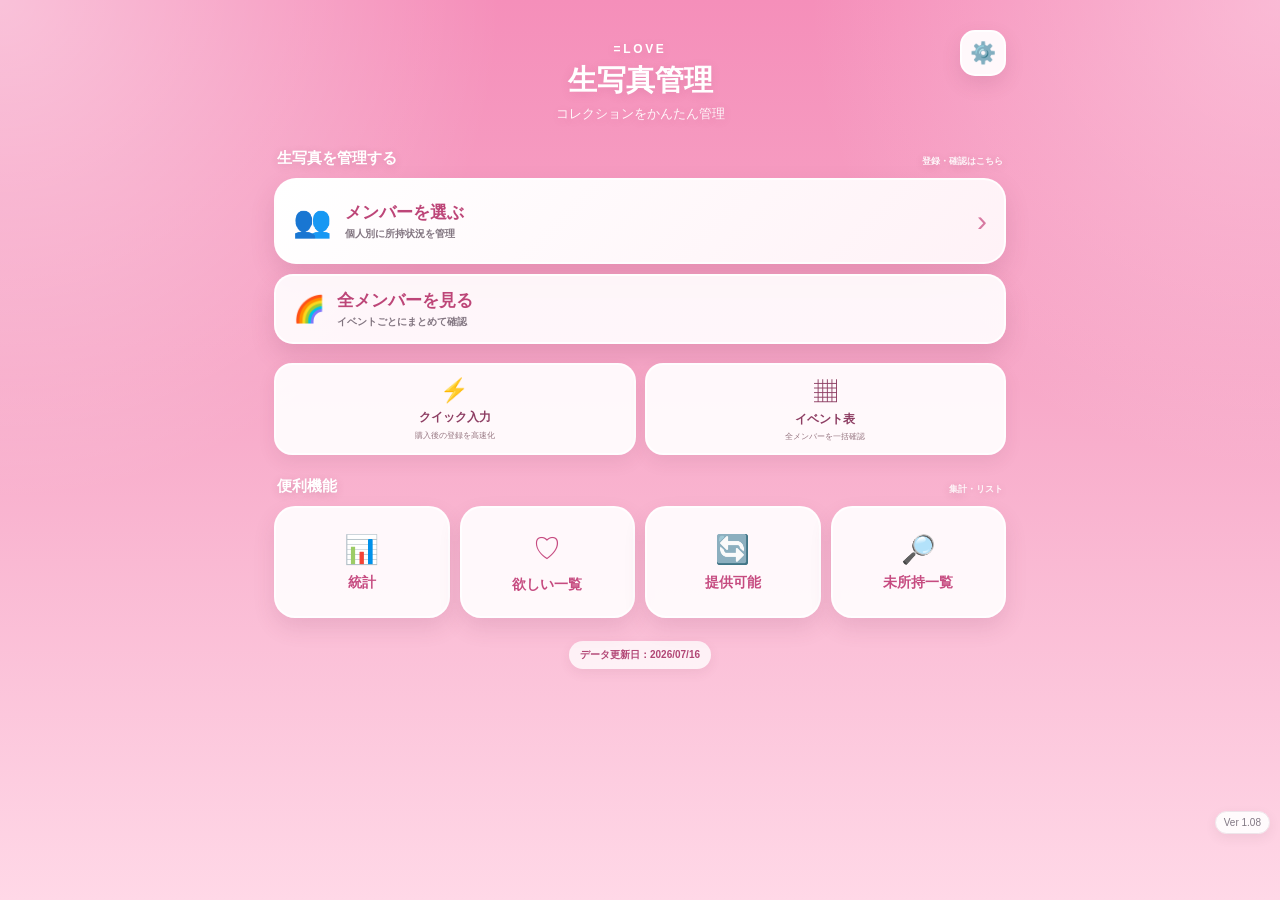
<file: index.html>
<!doctype html>
<html lang="ja">
<head>
<meta charset="utf-8">
<meta name="viewport" content="width=device-width, initial-scale=1, viewport-fit=cover">
<meta name="theme-color" content="#ef7fad">
<meta name="application-name" content="=LOVE 生写真管理">
<meta name="apple-mobile-web-app-capable" content="yes">
<meta name="apple-mobile-web-app-status-bar-style" content="default">
<meta name="apple-mobile-web-app-title" content="生写真管理">
<link rel="manifest" href="./manifest.webmanifest?v=1.0.0">
<link rel="apple-touch-icon" href="./icons/apple-touch-icon.png?v=1.0.0">
<title>=LOVE 生写真管理</title>
<link rel="stylesheet" href="./css/style.css?v=1.08">
</head>
<body>
<section id="homeScreen" class="home dashboard-home">
<div class="wrap dashboard-wrap">
  <button id="openSettingsButton" class="dashboard-settings-button" aria-label="設定を開く">⚙️</button>
  <div class="logo dashboard-logo">
    <div class="eyebrow">=LOVE</div>
    <h1>生写真管理</h1>
    <p>コレクションをかんたん管理</p>
  </div>

  <section class="dashboard-section primary-section">
    <div class="dashboard-section-title">
      <span>生写真を管理する</span>
      <small>登録・確認はこちら</small>
    </div>
    <div class="manage-actions">
      <button id="openMemberSelectorButton" class="manage-main-button">
        <span class="manage-icon">👥</span>
        <span><b>メンバーを選ぶ</b><small>個人別に所持状況を管理</small></span>
        <i>›</i>
      </button>
      <button id="allMembersDashboardButton" class="manage-sub-button">
        <span>🌈</span>
        <span><b>全メンバーを見る</b><small>イベントごとにまとめて確認</small></span>
      </button>
      <div class="fast-manage-grid">
        <button id="quickInputDashboardButton" class="fast-manage-button"><span>⚡</span><b>クイック入力</b><small>購入後の登録を高速化</small></button>
        <button id="eventMatrixDashboardButton" class="fast-manage-button"><span>▦</span><b>イベント表</b><small>全メンバーを一括確認</small></button>
      </div>
    </div>
  </section>


  <section id="recentDashboardSection" class="dashboard-section hidden">
    <div class="dashboard-section-title">
      <span>最近編集した生写真</span>
      <small>続きから開く</small>
    </div>
    <div id="recentEventList" class="recent-event-list"></div>
  </section>

  <section class="dashboard-section">
    <div class="dashboard-section-title">
      <span>便利機能</span>
      <small>集計・リスト</small>
    </div>
    <div class="dashboard-grid">
      <button class="dashboard-card" onclick="showPage('stats')"><span>📊</span><b>統計</b></button>
      <button class="dashboard-card" onclick="showPage('wishlist')"><span>♡</span><b>欲しい一覧</b></button>
      <button class="dashboard-card" onclick="showPage('trade')"><span>🔄</span><b>提供可能</b></button>
      <button class="dashboard-card" onclick="showPage('missing')"><span>🔎</span><b>未所持一覧</b></button>
    </div>
  </section>


  <div id="dataUpdateLabel" class="data-update-label dashboard-update-label">データ更新日：読み込み中</div>
</div>

</section>


<div id="settingsSheetOverlay" class="utility-sheet-overlay hidden" aria-hidden="true">
  <div class="utility-sheet settings-utility-sheet" role="dialog" aria-modal="true" aria-labelledby="settingsSheetTitle">
    <div class="utility-sheet-handle"></div>
    <div class="utility-sheet-head">
      <div><h2 id="settingsSheetTitle">設定・その他</h2><p>カスタマイズやデータ管理をまとめています</p></div>
      <button id="closeSettingsSheetButton" class="utility-sheet-close" aria-label="閉じる">×</button>
    </div>
    <div class="utility-sheet-body">
      <div class="settings-menu-list">
        <button data-settings-page="memberImages"><span>🖼️</span><div><b>メンバー画像設定</b><small>端末内だけで好きな画像を表示</small></div><i>›</i></button>
        <button data-settings-page="oshi"><span>👑</span><div><b>推し設定</b><small>最推し・推し・気になるを設定</small></div><i>›</i></button>
        <button data-settings-page="backup"><span>💾</span><div><b>バックアップ・データ管理</b><small>保存・復元・更新ツール</small></div><i>›</i></button>
        <button data-settings-page="help"><span>📖</span><div><b>使い方</b><small>操作方法とデータ保護の案内</small></div><i>›</i></button>
        <button data-settings-page="about"><span>ℹ️</span><div><b>バージョン情報</b><small>アプリとデータの更新情報</small></div><i>›</i></button>
      </div>
    </div>
  </div>
</div>

<div id="memberSelectorOverlay" class="member-selector-overlay hidden" aria-hidden="true">
  <div class="member-selector-sheet" role="dialog" aria-modal="true" aria-labelledby="memberSelectorTitle">
    <div class="member-selector-handle"></div>
    <div class="member-selector-header">
      <div>
        <h2 id="memberSelectorTitle">メンバーを選ぶ</h2>
        <p>所持状況を管理するメンバーを選択してください</p>
      </div>
      <button id="closeMemberSelectorButton" class="member-selector-close" aria-label="閉じる">×</button>
    </div>
    <div class="member-selector-body">
      <div class="member-selector-label">現役メンバー</div>
      <div id="memberGrid" class="member-grid selector-member-grid"></div>
      <div class="member-selector-label graduated-label">卒業メンバー</div>
      <div id="graduatedMemberGrid" class="member-grid selector-member-grid graduated-grid"></div>
    </div>
  </div>
</div>

<section id="managerScreen" class="hidden">
<header class="topbar"><div class="top-inner"><div class="top-row"><button id="backButton" class="back">← 戻る</button><div class="member-heading"><strong id="memberTitle"></strong><span id="memberSub"></span></div><button id="quickMemberSwitchButton" class="quick-member-switch" aria-label="メンバーを変更">👥</button></div>
<div id="managerTools">
  <div class="searchbox"><span>🔍</span><input id="searchInput" type="search" placeholder="年月・楽曲名・ツアー名・コラボ名で検索"></div>
  <div class="unified-filter-toolbar">
    <button id="openCollectionFilterButton" class="filter-action-button"><span>⚙️</span><b>絞り込み</b><i id="collectionFilterCount" class="filter-count hidden">0</i></button>
    <button id="openCollectionSortButton" class="filter-action-button"><span>↕</span><b id="collectionSortLabel">新しい順</b></button>
  </div>
  <div id="collectionFilterChips" class="active-filter-chips"></div>
  <div class="collection-mode-actions">
    <button id="openQuickInputButton"><span>⚡</span>クイック入力</button>
    <button id="openEventMatrixButton"><span>▦</span>イベント表</button>
  </div>
</div></div></header>
<main class="wrap">
<section id="collectionPage">
<div class="summary"><div class="summary-card"><b id="ownedTotal">0</b><span>所持枚数</span></div><div class="summary-card"><b id="ownedTypes">0</b><span>所持種類</span></div><div class="summary-card"><b id="signedTotal">0</b><span>直筆あり</span></div></div>
<div class="notice">所持枚数・直筆・欲しい情報は、このブラウザ内に保存されます。</div><div id="eventList" class="event-list"></div>
</section>
<section id="quickPage" class="hidden"></section>
<section id="matrixPage" class="hidden"></section>
<section id="statsPage" class="hidden"></section>
<section id="wishlistPage" class="hidden"></section>
<section id="tradePage" class="hidden"></section>
<section id="missingPage" class="hidden"></section>
<section id="oshiPage" class="hidden"></section>
<section id="memberImagesPage" class="hidden"></section>
<section id="backupPage" class="hidden"></section>
<section id="helpPage" class="hidden"></section>
<section id="aboutPage" class="hidden"></section>
</main>
<nav class="bottom-nav">
<button data-page="collection" class="active"><span>📚</span>一覧</button>
<button data-page="stats"><span>📊</span>統計</button>
<button data-page="wishlist"><span>♡</span>欲しい</button>
<button data-page="trade"><span>🔄</span>提供</button>
</nav>
</section>



<div id="imageAdjustSheetOverlay" class="utility-sheet-overlay hidden" aria-hidden="true">
  <div class="utility-sheet image-adjust-sheet" role="dialog" aria-modal="true" aria-labelledby="imageAdjustSheetTitle">
    <div class="utility-sheet-handle"></div>
    <div class="utility-sheet-head">
      <div>
        <h2 id="imageAdjustSheetTitle">画像の表示調整</h2>
        <p id="imageAdjustMemberName">メンバー画像</p>
      </div>
      <button id="closeImageAdjustSheetButton" class="utility-sheet-close" aria-label="閉じる">×</button>
    </div>
    <div class="utility-sheet-body">
      <p class="image-adjust-lead">ドラッグしながら動かすと、実際のメンバーカードに近い表示範囲を確認できます。</p>
      <div class="image-adjust-preview-grid">
        <div>
          <div class="image-adjust-preview-label">メンバーカード表示イメージ</div>
          <div id="imageAdjustPreviewFrame" class="image-adjust-preview card-preview">
            <img id="imageAdjustPreview" alt="画像表示位置のプレビュー">
            <div class="image-adjust-preview-shade"></div>
            <div id="imageAdjustPreviewName" class="image-adjust-preview-name"></div>
            <div class="image-adjust-drag-chip">⇅ ドラッグで位置調整</div>
          </div>
        </div>
        <div>
          <div class="image-adjust-preview-label">丸アイコン表示イメージ</div>
          <div class="image-adjust-avatar-preview">
            <img id="imageAdjustAvatarPreview" alt="丸アイコン表示のプレビュー">
          </div>
        </div>
      </div>
      <div class="image-adjust-controls">
        <label>
          <span>左右の位置 <b id="imagePositionXValue">50</b></span>
          <input id="imagePositionX" type="range" min="0" max="100" step="1" value="50">
        </label>
        <label>
          <span>上下の位置 <b id="imagePositionYValue">50</b></span>
          <input id="imagePositionY" type="range" min="0" max="100" step="1" value="50">
        </label>
        <label>
          <span>拡大 <b id="imageZoomValue">100%</b></span>
          <input id="imageZoom" type="range" min="100" max="240" step="1" value="100">
        </label>
      </div>
      <button id="resetImageAdjustButton" class="image-adjust-reset-button">↺ 位置と拡大をリセット</button>
      <p class="local-image-note">画像はこの端末のブラウザ内だけに保存され、外部へ送信されません。保存ボタンを押すと、書き込み後に設定値を読み直して確認します。</p>
    </div>
    <div class="utility-sheet-actions image-adjust-fixed-actions">
      <button id="cancelImageAdjustButton" class="sheet-clear-button">キャンセル</button>
      <button id="saveImageAdjustButton" class="sheet-apply-button">設定を保存</button>
    </div>
  </div>
</div>

<div id="filterSheetOverlay" class="utility-sheet-overlay hidden" aria-hidden="true">
  <div class="utility-sheet" role="dialog" aria-modal="true" aria-labelledby="filterSheetTitle">
    <div class="utility-sheet-handle"></div>
    <div class="utility-sheet-head">
      <div><h2 id="filterSheetTitle">絞り込み</h2><p id="filterSheetDescription">表示する条件を選択してください</p></div>
      <button id="closeFilterSheetButton" class="utility-sheet-close" aria-label="閉じる">×</button>
    </div>
    <div id="filterSheetBody" class="utility-sheet-body"></div>
    <div class="utility-sheet-actions">
      <button id="clearFilterSheetButton" class="sheet-clear-button">すべて解除</button>
      <button id="applyFilterSheetButton" class="sheet-apply-button">適用する</button>
    </div>
  </div>
</div>

<div id="sortSheetOverlay" class="utility-sheet-overlay hidden" aria-hidden="true">
  <div class="utility-sheet sort-utility-sheet" role="dialog" aria-modal="true" aria-labelledby="sortSheetTitle">
    <div class="utility-sheet-handle"></div>
    <div class="utility-sheet-head">
      <div><h2 id="sortSheetTitle">並び順</h2><p>一覧の表示順を選択してください</p></div>
      <button id="closeSortSheetButton" class="utility-sheet-close" aria-label="閉じる">×</button>
    </div>
    <div id="sortSheetBody" class="utility-sheet-body"></div>
  </div>
</div>


<div id="bulkSheetOverlay" class="utility-sheet-overlay hidden" aria-hidden="true">
  <div class="utility-sheet bulk-utility-sheet" role="dialog" aria-modal="true" aria-labelledby="bulkSheetTitle">
    <div class="utility-sheet-handle"></div>
    <div class="utility-sheet-head">
      <div><h2 id="bulkSheetTitle">一括操作</h2><p id="bulkSheetDescription"></p></div>
      <button id="closeBulkSheetButton" class="utility-sheet-close" aria-label="閉じる">×</button>
    </div>
    <div id="bulkSheetBody" class="utility-sheet-body"></div>
  </div>
</div>
<div id="actionToast" class="action-toast hidden" role="status"></div>

<div id="updateBanner" class="update-banner hidden">
  <div><b>新しいバージョンがあります</b><span>最新版を反映するため再読み込みしてください。</span></div>
  <button id="applyUpdateButton">更新する</button>
</div>
<div id="offlineBanner" class="offline-banner hidden">オフラインで表示しています</div>
<div id="versionLabel" class="version-label">Ver 1.08</div>
<script src="./js/app.js?v=1.08"></script>
<script>
(() => {
  const updateBanner = document.getElementById("updateBanner");
  const updateButton = document.getElementById("applyUpdateButton");
  const offlineBanner = document.getElementById("offlineBanner");

  const updateOnlineStatus = () => {
    offlineBanner.classList.toggle("hidden", navigator.onLine);
  };
  window.addEventListener("online", updateOnlineStatus);
  window.addEventListener("offline", updateOnlineStatus);
  updateOnlineStatus();

  if (!("serviceWorker" in navigator)) return;

  let refreshing = false;
  navigator.serviceWorker.addEventListener("controllerchange", () => {
    if (refreshing) return;
    refreshing = true;
    location.reload();
  });

  window.addEventListener("load", async () => {
    try {
      const registration = await navigator.serviceWorker.register("./service-worker.js?v=1.08", {scope: "./"});
      const showUpdate = worker => {
        if (!worker) return;
        updateBanner.classList.remove("hidden");
        updateButton.onclick = () => worker.postMessage({type: "SKIP_WAITING"});
      };
      if (registration.waiting) showUpdate(registration.waiting);
      registration.addEventListener("updatefound", () => {
        const worker = registration.installing;
        worker?.addEventListener("statechange", () => {
          if (worker.state === "installed" && navigator.serviceWorker.controller) showUpdate(worker);
        });
      });
      registration.update();
    } catch (error) {
      console.error("Service Worker registration failed:", error);
    }
  });
})();
</script>
</body>
</html>
</file>
<file: css/style.css>
:root{--accent:#ef7fad;--soft:#fff0f6;--page:#fff8fb;--text:#2d2730;--muted:#817783;--line:#eee5ea;--shadow:0 10px 28px rgba(94,61,79,.10)}
*{box-sizing:border-box}body{margin:0;font-family:-apple-system,BlinkMacSystemFont,"Segoe UI","Hiragino Sans","Yu Gothic",sans-serif;background:var(--page);color:var(--text)}
button,input,select{font:inherit}.hidden{display:none!important}.wrap{width:min(100%,980px);margin:auto;padding:14px}
.home{min-height:100vh;padding:28px 14px 90px;background:radial-gradient(circle at top left,rgba(255,255,255,.45) 0,transparent 32%),radial-gradient(circle at top right,rgba(255,221,235,.55) 0,transparent 30%),linear-gradient(180deg,#f58fba 0%,#f7a8c8 42%,#ffd8e7 100%)}
.logo{text-align:center;color:#fff;text-shadow:0 2px 10px rgba(157,54,100,.18)}.logo .eyebrow{font-size:12px;font-weight:900;letter-spacing:.22em;color:#fff}.logo h1{margin:5px 0 4px;font-size:29px}.logo p{margin:0;color:rgba(255,255,255,.92);font-size:14px}
.quick-grid{display:grid;grid-template-columns:repeat(2,1fr);gap:9px;margin-top:20px}.quick{border:1px solid rgba(255,255,255,.85);border-radius:17px;background:rgba(255,255,255,.9);padding:13px 8px;text-align:center;font-weight:900;color:#c84f85;box-shadow:0 8px 20px rgba(145,54,95,.12)}.quick span{display:block;font-size:22px;margin-bottom:5px}
.member-grid{display:grid;grid-template-columns:repeat(2,minmax(0,1fr));gap:12px;margin-top:18px}
.member-card{min-height:100px;border:2px solid rgba(255,255,255,.92);border-radius:20px;padding:17px 15px;text-align:left;box-shadow:0 10px 24px rgba(119,45,80,.14);color:var(--text);transition:.15s ease}
.member-card:active{transform:scale(.98)}.member-card .emoji{display:block;font-size:29px}.member-card .name{display:block;margin-top:8px;font-size:16px;font-weight:900}.member-card .small{display:block;margin-top:3px;font-size:11px;color:var(--muted)}
.member-card.all{grid-column:1/-1;min-height:auto;display:flex;align-items:center;gap:13px;background:linear-gradient(135deg,#fff0f7,#eef5ff)}.member-card.all .emoji{margin:0}.member-card.all .name{margin:0}
.topbar{position:sticky;top:0;z-index:30;background:color-mix(in srgb,var(--soft) 78%,white);backdrop-filter:blur(14px);border-bottom:1px solid var(--line)}
.top-inner{width:min(100%,980px);margin:auto;padding:13px 14px}.top-row{display:flex;align-items:center;justify-content:space-between;gap:10px}
.back{border:0;background:rgba(255,255,255,.82);border-radius:12px;padding:9px 11px}.member-heading{text-align:center;flex:1}.member-heading strong{display:block;font-size:20px}.member-heading span{font-size:11px;color:var(--muted)}
.searchbox{margin-top:12px;display:flex;align-items:center;gap:8px;padding:0 12px;border:1px solid var(--line);border-radius:14px;background:white}.searchbox input{border:0;outline:0;background:transparent;width:100%;min-height:44px}
.filters{display:grid;grid-template-columns:1fr 1fr;gap:9px;margin-top:9px}select{min-height:42px;border:1px solid var(--line);border-radius:13px;padding:8px 11px;background:white;color:var(--text)}
.summary{display:grid;grid-template-columns:repeat(3,1fr);gap:9px;margin:14px 0}.summary-card{text-align:center;padding:12px 7px;border:1px solid var(--line);border-radius:16px;background:white}.summary-card b{display:block;font-size:20px}.summary-card span{font-size:11px;color:var(--muted)}
.notice{margin-bottom:13px;padding:11px 13px;border-radius:14px;background:#fffaf0;color:#75623c;border:1px solid #f6e8c3;font-size:11px;line-height:1.5}
.event-list,.list-page{display:grid;gap:13px;padding-bottom:90px}.event-card,.panel{overflow:hidden;border:1px solid var(--line);border-radius:20px;background:white;box-shadow:var(--shadow)}
.event-head{padding:15px;background:linear-gradient(135deg,var(--soft),#fff);border-bottom:1px solid var(--line)}.event-topline{display:flex;align-items:flex-start;justify-content:space-between;gap:10px}
.period{font-size:14px;font-weight:900}.work{margin-top:3px;font-size:16px;font-weight:900;line-height:1.35}.badges{display:flex;gap:6px;flex-wrap:wrap;justify-content:flex-end}
.badge{flex:none;border-radius:999px;padding:5px 9px;background:white;border:1px solid var(--accent);color:var(--accent);font-size:11px;font-weight:900}.badge.complete{background:#effaf2;border-color:#71b982;color:#3b8a50}
.member-line{padding:12px 15px 4px;font-weight:900;color:var(--accent)}.positions{padding:5px 15px 13px}.pos-row{display:grid;grid-template-columns:1fr auto;align-items:center;min-height:58px;border-bottom:1px solid #f2edf0}.pos-row:last-child{border-bottom:0}
.pos-actions{display:flex;align-items:center;gap:7px}.counter{display:flex;align-items:center;gap:7px}.counter button{width:32px;height:32px;border-radius:50%;border:1px solid var(--line);background:white;font-size:18px}.counter .plus{background:var(--accent);border-color:var(--accent);color:white}.count{width:24px;text-align:center;font-weight:900}
.icon-btn{min-width:38px;height:32px;border-radius:10px;border:1px solid var(--line);background:white;color:#a39aa4}.icon-btn.sign.on{background:#fff4d7;border-color:#e4b74e}.icon-btn.want.on{background:#ffe8f1;border-color:#ea8daf;color:#d44f84}
.event-footer{display:flex;justify-content:space-between;align-items:center;padding:0 15px 14px}.event-footer a{text-decoration:none;border:1px solid var(--accent);color:var(--accent);border-radius:11px;padding:8px 11px;font-size:12px;font-weight:900}
.expand-btn{border:0;border-radius:12px;background:var(--accent);color:white;padding:9px 12px;font-size:12px;font-weight:900}
.all-summary{font-size:12px;color:var(--muted);margin-top:7px}.all-members{padding:0 12px 14px}.all-row{border-top:1px solid #f1ebef;padding:12px 2px}.all-name{font-weight:900;margin-bottom:9px}
.all-pos-grid{display:grid;grid-template-columns:repeat(3,1fr);gap:7px}.mini-pos{border:1px solid var(--line);border-radius:13px;padding:8px;background:#fff}.mini-label{text-align:center;font-size:11px;font-weight:800;margin-bottom:7px}.mini-actions{display:flex;justify-content:center;align-items:center;gap:4px;flex-wrap:wrap}.mini-actions button{width:26px;height:26px;border-radius:50%;border:1px solid var(--line);background:white;padding:0}.mini-actions .plus{background:var(--accent);color:#fff;border-color:var(--accent)}.mini-actions .wide{border-radius:8px}.mini-actions .on{background:#ffe8f1;border-color:#ea8daf}
.page-filter{margin:10px 0 14px}.page-filter select{width:100%}.page-head{padding:14px 0 5px}.page-head h2{margin:0;font-size:23px}.page-head p{margin:5px 0 0;color:var(--muted);font-size:13px}
.stat-grid{display:grid;grid-template-columns:repeat(2,1fr);gap:10px}.big-stat{padding:16px;border-radius:18px;background:white;border:1px solid var(--line);box-shadow:var(--shadow)}.big-stat b{display:block;font-size:26px}.big-stat span{font-size:12px;color:var(--muted)}
.panel{padding:16px}.panel h3{margin:0 0 12px}.year-row{margin:12px 0}.year-line{display:flex;justify-content:space-between;font-size:13px;font-weight:800}.bar{height:10px;border-radius:999px;background:#f0e9ed;overflow:hidden;margin-top:6px}.bar span{display:block;height:100%;background:linear-gradient(90deg,#f5a0c1,var(--accent));border-radius:999px}
.item{padding:14px;border:1px solid var(--line);border-radius:17px;background:white;box-shadow:0 5px 16px rgba(94,61,79,.06)}.item-title{font-weight:900}.item-meta{margin-top:5px;color:var(--muted);font-size:12px}.item-tags{display:flex;flex-wrap:wrap;gap:6px;margin-top:9px}.pill{border-radius:999px;background:var(--soft);color:var(--accent);padding:5px 8px;font-size:11px;font-weight:900}
.empty{text-align:center;color:var(--muted);padding:40px 10px}
.bottom-nav{position:fixed;left:0;right:0;bottom:0;z-index:40;background:rgba(255,255,255,.94);backdrop-filter:blur(14px);border-top:1px solid var(--line);display:grid;grid-template-columns:repeat(4,1fr);padding-bottom:env(safe-area-inset-bottom)}
.bottom-nav button{border:0;background:transparent;padding:9px 4px 8px;color:var(--muted);font-size:11px}.bottom-nav span{display:block;font-size:19px;margin-bottom:2px}.bottom-nav button.active{color:var(--accent);font-weight:900}
@media(max-width:520px){.wrap{padding:12px}.member-grid{gap:10px}.all-pos-grid{gap:5px}.mini-pos{padding:7px 4px}.quick-grid{gap:7px}.quick{font-size:12px}}

.version-label{
  position:fixed;
  right:10px;
  bottom:calc(66px + env(safe-area-inset-bottom));
  z-index:45;
  padding:5px 8px;
  border-radius:999px;
  background:rgba(255,255,255,.9);
  border:1px solid var(--line);
  color:var(--muted);
  font-size:10px;
  box-shadow:0 4px 12px rgba(94,61,79,.08);
}


/* Ver0.85 バックアップ・復元 */
.backup-summary{display:grid;grid-template-columns:repeat(3,1fr);gap:9px;margin:14px 0}
.backup-summary div{text-align:center;padding:12px 6px;border:1px solid var(--line);border-radius:16px;background:#fff}
.backup-summary b{display:block;font-size:20px;color:var(--accent)}
.backup-summary span{display:block;margin-top:2px;font-size:11px;color:var(--muted)}
.backup-panel{margin-bottom:14px;padding:22px 18px;text-align:center}
.backup-panel h3{margin:5px 0 7px;font-size:18px}
.backup-panel p{margin:0 auto 16px;max-width:560px;color:var(--muted);font-size:13px;line-height:1.7}
.backup-icon{font-size:34px}
.primary-action,.secondary-action{display:block;width:100%;min-height:48px;border-radius:15px;padding:13px 16px;font-weight:900;text-align:center;cursor:pointer}
.primary-action{border:0;background:var(--accent);color:#fff;box-shadow:0 8px 20px color-mix(in srgb,var(--accent) 25%,transparent)}
.secondary-action{border:2px solid var(--accent);background:#fff;color:var(--accent)}
.primary-action:active,.secondary-action:active{transform:scale(.985)}
.file-input{position:absolute;width:1px;height:1px;overflow:hidden;clip:rect(0,0,0,0);white-space:nowrap}
.backup-warning{margin-top:13px;padding:10px 12px;border-radius:12px;background:#fff8df;border:1px solid #f0dea0;color:#705f25;font-size:11px;line-height:1.5;text-align:left}
.backup-message{min-height:24px;margin:4px 0 90px;padding:0 4px;text-align:center;font-size:13px;font-weight:800}
.backup-message.success{color:#34864a}
.backup-message.error{color:#c94747}


/* Ver0.9 卒業メンバー */
.graduated-section{margin-top:28px;padding-top:20px;border-top:1px solid rgba(255,255,255,.65)}
.section-title{display:flex;align-items:flex-end;justify-content:space-between;gap:10px;color:#fff;text-shadow:0 2px 8px rgba(110,45,74,.18)}
.section-title span{font-size:18px;font-weight:900}
.section-title small{font-size:10px;font-weight:700;color:rgba(255,255,255,.9)}
.graduated-grid{margin-top:12px}
.member-card.graduated{border-color:rgba(255,255,255,.8);filter:saturate(.65)}
.member-card.graduated .name{color:#555}
.member-card.graduated .small{color:#777;line-height:1.45}
.mini-graduated{display:inline-block;margin-left:6px;padding:2px 6px;border-radius:999px;background:#ececec;color:#777;font-size:9px;font-weight:900;vertical-align:middle}


/* Ver0.925 使いやすさ改善 */
.quick-grid .quick:last-child:nth-child(odd){grid-column:1/-1}
.member-card{position:relative}
.last-used{position:absolute;top:10px;right:10px;padding:3px 7px;border-radius:999px;background:rgba(255,255,255,.88);color:#c84f85;font-size:9px;font-weight:900}
.badge.new-badge{background:linear-gradient(135deg,#ff5f9d,#f68bb5);border-color:#ff5f9d;color:#fff;box-shadow:0 4px 10px rgba(221,70,129,.18)}
.inline-new{display:inline-block;margin-right:5px;padding:2px 6px;border-radius:999px;background:#f56d9f;color:#fff;font-size:9px;font-weight:900;vertical-align:1px}
.missing-controls{display:grid;grid-template-columns:1fr 1fr;gap:9px;margin:10px 0 14px}
.missing-search{grid-column:1/-1;margin-top:0}
.missing-pill{background:#fff0f5;border:1px solid #f0a2bf;color:#cb4c7d}
.back-to-top{position:fixed;right:16px;bottom:calc(116px + env(safe-area-inset-bottom));z-index:55;width:46px;height:46px;border:0;border-radius:50%;background:var(--accent);color:#fff;font-size:24px;font-weight:900;box-shadow:0 8px 22px rgba(94,61,79,.24);opacity:0;pointer-events:none;transform:translateY(12px);transition:.18s ease}
.back-to-top.visible{opacity:1;pointer-events:auto;transform:translateY(0)}


/* Ver0.95 データ管理強化 */
.backup-preview{margin-top:14px}
.backup-preview.valid{padding:14px;border:1px solid #b9dfc2;border-radius:14px;background:#f2fbf4;text-align:left}
.backup-preview-title{font-weight:900;color:#328149}
.backup-preview-date{margin-top:5px;font-size:12px;color:#506456}
.backup-preview-counts{display:flex;flex-wrap:wrap;gap:7px;margin:10px 0}
.backup-preview-counts span{padding:5px 9px;border-radius:999px;background:#fff;border:1px solid #d7eadb;font-size:11px;font-weight:800}
.data-check-panel{margin-bottom:14px;padding:18px}
.data-check-head{display:flex;align-items:flex-start;justify-content:space-between;gap:10px}
.data-check-head h3{margin:0 0 5px}
.data-check-head p{margin:0;color:var(--muted);font-size:12px}
.check-result{flex:none;padding:6px 9px;border-radius:999px;font-size:10px;font-weight:900}
.check-result.ok{background:#e8f8ec;color:#328149}
.check-result.warning{background:#fff5d8;color:#8a6810}
.check-result.ng{background:#fdeaea;color:#b63838}
.issue-list{display:grid;gap:7px;margin:14px 0 0;padding:0;list-style:none}
.issue-list li{display:grid;gap:2px;padding:9px 10px;border-radius:11px;font-size:11px}
.issue-list li.error{background:#fff0f0;border:1px solid #f3c8c8;color:#8d3030}
.issue-list li.warning{background:#fff8e5;border:1px solid #ecdba7;color:#755d1f}
.issue-list li span{line-height:1.45}
.issue-more{margin:9px 0 0;text-align:center;color:var(--muted);font-size:11px}
.check-perfect{margin-top:14px;padding:12px;border-radius:12px;background:#eef9f1;color:#328149;font-size:12px;font-weight:800}
.danger-panel{margin-bottom:100px;padding:22px 18px;text-align:center;border-color:#efcaca}
.danger-panel h3{margin:5px 0 7px;color:#a43838}
.danger-panel p{color:var(--muted);font-size:12px;line-height:1.6}
.danger-action{display:block;width:100%;min-height:48px;border:2px solid #d64a4a;border-radius:15px;background:#fff;color:#c53f3f;padding:12px;font-weight:900}


/* Ver0.96 PWA・更新通知・オフライン */
.update-banner{position:fixed;left:12px;right:12px;bottom:calc(82px + env(safe-area-inset-bottom));z-index:100;display:flex;align-items:center;justify-content:space-between;gap:12px;padding:12px 13px;border:1px solid #edb8cd;border-radius:16px;background:rgba(255,255,255,.97);box-shadow:0 12px 32px rgba(92,41,67,.22);backdrop-filter:blur(12px)}
.update-banner div{display:grid;gap:2px}
.update-banner b{font-size:13px;color:#bd4e7d}
.update-banner span{font-size:10px;color:var(--muted);line-height:1.4}
.update-banner button{flex:none;border:0;border-radius:12px;background:var(--accent);color:#fff;padding:9px 12px;font-size:12px;font-weight:900}
.offline-banner{position:fixed;top:calc(8px + env(safe-area-inset-top));left:50%;z-index:110;transform:translateX(-50%);padding:6px 11px;border-radius:999px;background:#555;color:#fff;font-size:10px;font-weight:900;box-shadow:0 6px 16px rgba(0,0,0,.15)}
@media (display-mode:standalone){
  body{overscroll-behavior-y:none}
  .home{padding-top:calc(28px + env(safe-area-inset-top))}
  .topbar{padding-top:env(safe-area-inset-top)}
}


/* Ver0.97 コンパクト表示・未所持順・タイトル改行対策 */
.positions{
  display:grid;
  grid-template-columns:repeat(3,minmax(0,1fr));
  gap:7px;
  padding:8px 12px 13px;
}
.pos-row{
  display:flex;
  min-width:0;
  min-height:0;
  flex-direction:column;
  align-items:stretch;
  gap:7px;
  padding:9px 6px;
  border:1px solid var(--line);
  border-radius:14px;
  background:#fff;
}
.pos-row:last-child{border-bottom:1px solid var(--line)}
.pos-row>span{
  text-align:center;
  font-size:12px;
  font-weight:900;
  color:var(--accent);
}
.pos-actions{
  display:grid;
  grid-template-columns:repeat(2,1fr);
  gap:5px;
}
.pos-actions .counter{
  grid-column:1/-1;
  display:grid;
  grid-template-columns:28px 1fr 28px;
  gap:3px;
}
.counter button{
  width:28px;
  height:28px;
  font-size:16px;
}
.counter .count{
  width:auto;
  min-width:0;
  align-self:center;
}
.icon-btn{
  min-width:0;
  width:100%;
  height:28px;
  padding:0;
}
.event-topline>div:first-child{
  flex:1;
  min-width:0;
}
.work{
  white-space:nowrap;
  overflow:hidden;
  text-overflow:ellipsis;
}
.badges{
  flex:none;
  max-width:45%;
}
@media(max-width:370px){
  .positions{gap:5px;padding-left:8px;padding-right:8px}
  .pos-row{padding-left:4px;padding-right:4px}
  .badges{max-width:48%}
}


/* Ver0.98 未所持グループ・コンプ率・濃いパステルカラー */
.member-card:not(.graduated){
  background:linear-gradient(140deg,var(--card-soft,#f5d5e3),rgba(255,255,255,.88));
}
.member-rate-line{
  display:flex;
  align-items:center;
  justify-content:space-between;
  gap:8px;
  margin-top:9px;
  font-size:10px;
  font-weight:800;
  color:#665b65;
}
.member-rate-line b{font-size:12px;color:var(--card-accent,var(--accent))}
.member-rate-bar{
  display:block;
  height:6px;
  margin-top:4px;
  overflow:hidden;
  border-radius:999px;
  background:rgba(255,255,255,.78);
  box-shadow:inset 0 0 0 1px rgba(80,55,68,.07);
}
.member-rate-bar i{
  display:block;
  height:100%;
  border-radius:inherit;
  background:var(--card-accent,var(--accent));
}
.missing-controls{
  grid-template-columns:1fr 1fr;
}
#missingEventOrder{grid-column:1/-1}
.missing-member-list{display:grid;gap:16px;padding-bottom:90px}
.missing-member-section{
  overflow:hidden;
  border:1px solid var(--line);
  border-radius:20px;
  background:#fff;
  box-shadow:var(--shadow);
}
.missing-member-head{
  display:flex;
  align-items:center;
  justify-content:space-between;
  gap:10px;
  padding:13px 14px;
  border-left:7px solid var(--member-accent);
  background:linear-gradient(90deg,var(--member-soft),#fff);
}
.missing-member-head b{font-size:15px}
.missing-member-head>span{font-size:11px;font-weight:900;color:var(--member-accent)}
.missing-event-list{display:grid;gap:8px;padding:10px}
.missing-event-item{
  box-shadow:none;
  border-radius:14px;
  padding:11px 12px;
}
.missing-event-item .item-title{font-size:13px}
.missing-event-item .item-meta{line-height:1.45}


/* Ver0.99 推しカスタマイズ */
#ownershipFilterRow{grid-template-columns:1fr 1fr}
#oshiFilter{grid-column:1/-1}
.oshi-badge{display:inline-block;padding:3px 7px;border-radius:999px;font-size:9px;font-weight:900;white-space:nowrap}
.member-card>.oshi-badge{position:absolute;top:10px;left:10px}
.oshi-badge.rank-favorite{background:#fff0af;color:#8b6500;border:1px solid #e7c647}
.oshi-badge.rank-oshi{background:#ffe1ed;color:#bd4678;border:1px solid #ee9abd}
.oshi-badge.rank-interest{background:#f4eaff;color:#7650a1;border:1px solid #c8abe7}
.member-card.oshi-card{border-width:3px!important;box-shadow:0 12px 28px color-mix(in srgb,var(--card-accent) 24%,transparent)}
.member-card.rank-favorite{transform:translateY(-2px)}
.dual-filter{display:grid;grid-template-columns:1fr auto;gap:8px}
.oshi-toggle{border:1px solid #e5c6d2;border-radius:13px;background:#fff;color:#a75a79;padding:8px 12px;font-weight:900}
.oshi-toggle.on{background:#fff0f6;border-color:#e67eaa;color:#c54277}
.oshi-focus-list{display:grid;gap:12px;margin:14px 0}
.oshi-focus-card{position:relative;overflow:hidden;padding:17px;border:2px solid var(--member-accent);border-radius:21px;background:linear-gradient(135deg,var(--member-soft),#fff);box-shadow:var(--shadow)}
.oshi-focus-head{display:flex;align-items:center;gap:11px}
.oshi-focus-emoji{font-size:34px}
.oshi-focus-head div{flex:1}.oshi-focus-head div>span{font-size:10px;font-weight:900;color:var(--member-accent)}
.oshi-focus-head h3{margin:2px 0 0}.oshi-focus-head>b{font-size:25px;color:var(--member-accent)}
.oshi-focus-stats{display:grid;grid-template-columns:repeat(3,1fr);gap:6px;margin-top:13px}
.oshi-focus-stats span{padding:8px 4px;border-radius:11px;background:rgba(255,255,255,.78);text-align:center;font-size:10px}.oshi-focus-stats b{display:block;margin-top:2px;font-size:13px}
.oshi-actions{display:grid;grid-template-columns:1fr 1fr;gap:8px;margin-top:12px}
.oshi-actions button{border:1px solid var(--member-accent);border-radius:12px;background:#fff;color:var(--member-accent);padding:9px;font-size:11px;font-weight:900}
.oshi-celebrate{margin:-17px -17px 13px;padding:8px;background:linear-gradient(90deg,#fff1a8,#ffd3e5);text-align:center;font-size:12px;font-weight:900;color:#9a5c18}
.oshi-empty{margin:14px 0;padding:22px;border:1px dashed #e1b7c9;border-radius:17px;background:#fff7fa;text-align:center;color:#b45d82;font-weight:800}
.oshi-settings-panel{margin-bottom:90px;padding:17px}
.oshi-settings-panel>h3{margin:0}.oshi-settings-panel>p{margin:5px 0 14px;color:var(--muted);font-size:11px;line-height:1.5}
.oshi-settings-list{display:grid;gap:9px}
.oshi-setting-card{padding:12px;border:1px solid var(--line);border-left:6px solid var(--member-accent);border-radius:15px;background:linear-gradient(90deg,var(--member-soft),#fff)}
.oshi-setting-main{display:flex;align-items:center;justify-content:space-between;gap:8px}
.oshi-setting-name{display:flex;align-items:center;flex-wrap:wrap;gap:5px;font-size:13px}
.oshi-rank-select{min-width:116px}
.oshi-mini-stats{display:grid;grid-template-columns:repeat(3,1fr);gap:5px;margin-top:9px}.oshi-mini-stats span{text-align:center;font-size:9px;color:var(--muted)}.oshi-mini-stats b{display:block;font-size:12px;color:var(--member-accent)}
@media(max-width:390px){.oshi-setting-main{align-items:flex-start;flex-direction:column}.oshi-rank-select{width:100%}}


/* Ver1.0 完成版 */
.data-update-label{margin:15px auto 2px;padding:7px 11px;width:max-content;max-width:100%;border-radius:999px;background:rgba(255,255,255,.78);color:#b24675;font-size:10px;font-weight:900;box-shadow:0 4px 12px rgba(120,45,80,.08)}
.guide-list{display:grid;gap:11px;padding-bottom:90px}
.guide-card{display:flex;gap:12px;padding:15px}
.guide-card>span{display:grid;place-items:center;flex:none;width:32px;height:32px;border-radius:50%;background:var(--accent);color:#fff;font-weight:900}
.guide-card h3{margin:1px 0 5px;font-size:15px}.guide-card p{margin:0;color:var(--muted);font-size:12px;line-height:1.65}
.guide-card.important{border-color:#efb5ca;background:#fff8fb}
.about-hero{padding:24px;text-align:center;background:linear-gradient(135deg,#ffd2e3,#fff)}
.about-version{font-size:29px;font-weight:950;color:#c6487e}.about-status{display:inline-block;margin-top:7px;padding:5px 9px;border-radius:999px;background:#eaf8ee;color:#39824c;font-size:10px;font-weight:900}.about-hero p{margin:12px 0 0;color:var(--muted);font-size:12px}
.about-grid{display:grid;grid-template-columns:repeat(3,1fr);gap:8px;margin-top:12px}.about-grid .panel{padding:14px 5px;text-align:center}.about-grid b{display:block;font-size:20px;color:var(--accent)}.about-grid span{font-size:10px;color:var(--muted)}
.about-notes{margin:12px 0 90px;padding:18px}.about-notes h3{margin:0 0 6px}.about-notes h3:not(:first-child){margin-top:18px}.about-notes p{margin:0;color:var(--muted);font-size:12px;line-height:1.7}
.empty-state{padding:36px 18px;border:1px dashed #e2baca;border-radius:20px;background:#fff9fb;text-align:center}.empty-state>span{font-size:34px}.empty-state h3{margin:8px 0 5px}.empty-state p{margin:0;color:var(--muted);font-size:12px}.empty-state button{margin-top:14px;border:0;border-radius:13px;background:var(--accent);color:#fff;padding:10px 15px;font-weight:900}
.fatal-error{display:grid;place-items:center;min-height:100vh;padding:20px;background:linear-gradient(180deg,#f7a8c8,#ffe7f0);font-family:-apple-system,BlinkMacSystemFont,"Segoe UI","Hiragino Sans","Yu Gothic",sans-serif}
.fatal-error-card{width:min(100%,440px);padding:27px 20px;border-radius:24px;background:#fff;text-align:center;box-shadow:0 18px 44px rgba(102,42,69,.2)}.fatal-error-icon{font-size:43px}.fatal-error h1{margin:10px 0 7px;font-size:22px}.fatal-error p{margin:0;color:#756b72;font-size:13px;line-height:1.7}.fatal-error details{margin:15px 0;text-align:left;font-size:11px}.fatal-error code{display:block;margin-top:6px;padding:9px;border-radius:9px;background:#f5f1f3;word-break:break-all}.fatal-error button,.fatal-error a{display:block;width:100%;margin-top:9px;border-radius:13px;padding:11px;font-weight:900;text-decoration:none}.fatal-error button{border:0;background:#ef7fad;color:#fff}.fatal-error a{border:1px solid #ef7fad;color:#c24f7e;background:#fff}
@media(max-width:390px){
  .quick-grid{grid-template-columns:repeat(2,minmax(0,1fr))}
  .quick{padding-left:5px;padding-right:5px}
  .about-grid{gap:5px}.about-grid span{font-size:9px}
  .summary-card b{font-size:18px}
  .top-inner{padding-left:10px;padding-right:10px}
}


/* Ver1.0.0 サイレント更新：Pattern B ダッシュボード */
.dashboard-home{
  min-height:100vh;
  padding:28px 14px calc(34px + env(safe-area-inset-bottom));
}
.dashboard-wrap{max-width:760px}
.dashboard-logo{margin-bottom:26px}
.dashboard-logo p{font-size:13px}
.dashboard-section{margin-top:22px}
.dashboard-section:first-of-type{margin-top:0}
.dashboard-section-title{
  display:flex;
  align-items:flex-end;
  justify-content:space-between;
  gap:10px;
  margin:0 3px 10px;
  color:#fff;
  text-shadow:0 2px 8px rgba(118,42,77,.18);
}
.dashboard-section-title>span{font-size:15px;font-weight:950}
.dashboard-section-title>small{font-size:9px;font-weight:800;color:rgba(255,255,255,.88)}
.manage-actions{display:grid;gap:10px}
.manage-main-button,.manage-sub-button{
  width:100%;
  border:2px solid rgba(255,255,255,.9);
  text-align:left;
  box-shadow:0 11px 25px rgba(119,45,80,.15);
}
.manage-main-button{
  display:grid;
  grid-template-columns:auto 1fr auto;
  align-items:center;
  gap:13px;
  min-height:86px;
  padding:15px 17px;
  border-radius:22px;
  background:linear-gradient(135deg,#fff,#fff2f7);
  color:#bd4678;
}
.manage-main-button .manage-icon{font-size:31px}
.manage-main-button b,.manage-sub-button b{display:block;font-size:17px}
.manage-main-button small,.manage-sub-button small{display:block;margin-top:3px;color:#827580;font-size:10px;font-weight:700}
.manage-main-button i{font-size:30px;font-style:normal;font-weight:300;color:#d779a1}
.manage-sub-button{
  display:flex;
  align-items:center;
  gap:12px;
  min-height:67px;
  padding:13px 17px;
  border-radius:19px;
  background:rgba(255,255,255,.9);
  color:#bd4678;
}
.manage-sub-button>span:first-child{font-size:26px}
.dashboard-grid{
  display:grid;
  grid-template-columns:repeat(2,minmax(0,1fr));
  gap:10px;
}
.dashboard-card{
  min-height:102px;
  border:2px solid rgba(255,255,255,.86);
  border-radius:21px;
  padding:15px 8px;
  background:rgba(255,255,255,.9);
  color:#c64b80;
  box-shadow:0 10px 22px rgba(119,45,80,.12);
  text-align:center;
}
.dashboard-card span{display:block;margin-bottom:7px;font-size:28px}
.dashboard-card b{font-size:14px}
.dashboard-card:active,.manage-main-button:active,.manage-sub-button:active{transform:scale(.985)}
.dashboard-update-label{margin-top:23px}
body.selector-open{overflow:hidden}
.member-selector-overlay{
  position:fixed;
  inset:0;
  z-index:130;
  display:flex;
  align-items:flex-end;
  justify-content:center;
  padding-top:env(safe-area-inset-top);
  background:rgba(55,33,45,.4);
  backdrop-filter:blur(5px);
}
.member-selector-sheet{
  width:min(100%,760px);
  max-height:91vh;
  overflow:hidden;
  border-radius:26px 26px 0 0;
  background:#fff8fb;
  box-shadow:0 -18px 45px rgba(65,31,48,.25);
  animation:selectorSlideUp .2s ease-out;
}
@keyframes selectorSlideUp{
  from{transform:translateY(24px);opacity:.45}
  to{transform:translateY(0);opacity:1}
}
.member-selector-handle{
  width:42px;
  height:5px;
  margin:9px auto 3px;
  border-radius:999px;
  background:#ddcbd3;
}
.member-selector-header{
  display:flex;
  align-items:flex-start;
  justify-content:space-between;
  gap:12px;
  padding:12px 16px 13px;
  border-bottom:1px solid var(--line);
}
.member-selector-header h2{margin:0;font-size:20px}
.member-selector-header p{margin:4px 0 0;color:var(--muted);font-size:10px}
.member-selector-close{
  flex:none;
  width:38px;
  height:38px;
  border:0;
  border-radius:50%;
  background:#f3e8ed;
  color:#8c7480;
  font-size:23px;
  line-height:1;
}
.member-selector-body{
  max-height:calc(91vh - 80px);
  overflow-y:auto;
  padding:14px 14px calc(26px + env(safe-area-inset-bottom));
  -webkit-overflow-scrolling:touch;
}
.member-selector-label{
  margin:0 2px 9px;
  color:#b94a79;
  font-size:13px;
  font-weight:950;
}
.member-selector-label.graduated-label{
  margin-top:22px;
  padding-top:17px;
  border-top:1px solid var(--line);
  color:#777;
}
.selector-member-grid{margin-top:0}
.selector-member-grid .member-card{min-height:112px}
.selector-member-grid .member-card .name{font-size:14px}
.selector-member-grid .member-card .small{font-size:9px}
@media(min-width:680px){
  .dashboard-grid{grid-template-columns:repeat(4,minmax(0,1fr))}
  .dashboard-card{min-height:112px}
  .selector-member-grid{grid-template-columns:repeat(3,minmax(0,1fr))}
}
@media(max-width:380px){
  .dashboard-card{min-height:92px;padding:12px 5px}
  .dashboard-card span{font-size:24px}
  .dashboard-card b{font-size:12px}
  .manage-main-button b,.manage-sub-button b{font-size:15px}
  .selector-member-grid{gap:8px}
}


/* Ver1.0.0 サイレント更新：メンバー選択シートのスワイプ操作 */
.member-selector-sheet{
  touch-action:pan-y;
  transition:transform .18s ease-out;
  will-change:transform;
}
.member-selector-sheet.swiping{transition:none}
.swipe-hint{
  display:inline-block;
  margin-top:3px;
  color:#b07b92;
  font-size:9px;
  font-weight:800;
}
.member-selector-handle{
  height:6px;
  background:#cfb5c1;
}


/* Ver1.01：年代フィルター */
.collection-main-filters{
  grid-template-columns:1fr 1fr;
}
.collection-main-filters #sortOrder{
  grid-column:1/-1;
}
.list-filter-grid{
  display:grid;
  grid-template-columns:1fr 1fr;
  gap:9px;
}
.list-filter-grid select{
  width:100%;
}
#missingYearFilter{
  min-width:0;
}
@media(max-width:370px){
  .list-filter-grid{
    grid-template-columns:1fr;
  }
}


/* Ver1.02：統合フィルター・データ保護 */
.unified-filter-toolbar{
  display:grid;
  grid-template-columns:1fr 1fr;
  gap:9px;
  margin-top:9px;
}
.filter-action-button{
  position:relative;
  min-height:45px;
  display:flex;
  align-items:center;
  justify-content:center;
  gap:7px;
  border:1px solid rgba(213,88,141,.18);
  border-radius:14px;
  background:rgba(255,255,255,.94);
  color:#a9406d;
  box-shadow:0 5px 13px rgba(106,45,72,.07);
}
.filter-action-button b{font-size:12px}
.filter-action-button>span{font-size:15px}
.filter-count{
  display:inline-grid;
  place-items:center;
  min-width:19px;
  height:19px;
  padding:0 5px;
  border-radius:999px;
  background:#df5b92;
  color:#fff;
  font-size:9px;
  font-style:normal;
}
.active-filter-chips{
  display:flex;
  gap:7px;
  overflow-x:auto;
  margin-top:8px;
  padding-bottom:2px;
  scrollbar-width:none;
}
.active-filter-chips:empty{display:none}
.active-filter-chips::-webkit-scrollbar{display:none}
.active-filter-chip{
  flex:none;
  border:1px solid rgba(217,91,145,.22);
  border-radius:999px;
  padding:7px 10px;
  background:#fff0f6;
  color:#9b3e66;
  font-size:10px;
  font-weight:850;
}
.active-filter-chip span{margin-left:3px;color:#c2698e}
.unified-list-tools{margin:0 0 13px}
.utility-sheet-open{overflow:hidden}
.utility-sheet-overlay{
  position:fixed;
  inset:0;
  z-index:160;
  display:flex;
  align-items:flex-end;
  justify-content:center;
  background:rgba(48,29,39,.42);
  backdrop-filter:blur(5px);
}
.utility-sheet{
  width:min(100%,720px);
  max-height:88vh;
  overflow:hidden;
  border-radius:27px 27px 0 0;
  background:#fffafd;
  box-shadow:0 -18px 48px rgba(54,29,42,.25);
  animation:sheetUp .18s ease-out;
}
@keyframes sheetUp{from{transform:translateY(25px);opacity:.55}to{transform:none;opacity:1}}
.utility-sheet-handle{
  width:44px;height:6px;margin:9px auto 2px;border-radius:99px;background:#d9bbc8;
}
.utility-sheet-head{
  display:flex;justify-content:space-between;gap:12px;align-items:flex-start;
  padding:12px 17px 14px;border-bottom:1px solid var(--line);
}
.utility-sheet-head h2{margin:0;font-size:19px}
.utility-sheet-head p{margin:4px 0 0;color:var(--muted);font-size:10px}
.utility-sheet-close{
  width:38px;height:38px;border:0;border-radius:50%;background:#f3e7ed;color:#846976;font-size:23px;
}
.utility-sheet-body{
  max-height:calc(88vh - 150px);overflow-y:auto;padding:16px 16px 24px;
}
.sheet-field{display:block;margin-bottom:15px}
.sheet-field>span{display:block;margin:0 2px 6px;color:#75505f;font-size:11px;font-weight:900}
.sheet-field select{width:100%;min-height:46px;border-radius:13px}
.sheet-toggle-group{display:grid;gap:9px;margin-top:4px}
.sheet-toggle{
  display:flex;align-items:center;gap:10px;min-height:48px;padding:0 13px;
  border:1px solid var(--line);border-radius:13px;background:#fff;
  color:#6d4d5a;font-size:12px;font-weight:850;
}
.sheet-toggle input{width:19px;height:19px;accent-color:#d95b91}
.utility-sheet-actions{
  display:grid;grid-template-columns:1fr 1.4fr;gap:9px;
  padding:11px 15px calc(12px + env(safe-area-inset-bottom));
  border-top:1px solid var(--line);background:rgba(255,255,255,.96);
}
.sheet-clear-button,.sheet-apply-button{
  min-height:47px;border-radius:14px;font-size:12px;font-weight:950;
}
.sheet-clear-button{border:1px solid var(--line);background:#fff;color:#7d6370}
.sheet-apply-button{border:0;background:linear-gradient(135deg,#e66b9f,#cb4d84);color:#fff}
.sort-choice-list{display:grid;gap:8px}
.sort-choice{
  display:flex;align-items:center;justify-content:space-between;
  min-height:53px;padding:0 15px;border:1px solid var(--line);border-radius:14px;background:#fff;
  color:#684b58;font-size:13px;font-weight:900;
}
.sort-choice.selected{border-color:#db709f;background:#fff0f6;color:#aa3d6d}
.sort-choice i{font-style:normal;color:#cf4f85;font-size:17px}
.auto-backup-list{display:grid;gap:8px;margin-top:12px}
.auto-backup-row{
  display:flex;align-items:center;justify-content:space-between;gap:10px;
  padding:11px;border:1px solid var(--line);border-radius:13px;background:#fff;
}
.auto-backup-row b{display:block;font-size:11px}
.auto-backup-row span{display:block;margin-top:3px;color:var(--muted);font-size:9px}
.auto-backup-row button{
  flex:none;border:0;border-radius:10px;padding:8px 12px;background:#f5e5ed;color:#a4426b;font-size:10px;font-weight:900;
}
.history-actions{display:flex;gap:8px;align-items:center;flex-wrap:wrap;margin-top:11px}
.text-danger-button{border:0;background:transparent;color:#bd3f55;font-size:10px;font-weight:900}
.compact-empty{padding:13px;font-size:10px}
.link-action{display:flex;align-items:center;justify-content:center;text-decoration:none}
@media(max-width:380px){
  .utility-sheet-actions{grid-template-columns:1fr 1fr}
}


/* Ver1.02：クイックメンバー変更・最近編集・スクロール復帰 */
.quick-member-switch{
  width:42px;height:42px;flex:none;border:1px solid rgba(217,91,145,.15);border-radius:13px;
  background:rgba(255,255,255,.9);font-size:18px;box-shadow:0 4px 11px rgba(90,42,62,.07);
}
.recent-event-list{display:grid;gap:8px}
.recent-event-card{
  position:relative;display:grid;grid-template-columns:1fr auto;gap:2px 12px;width:100%;
  min-height:69px;padding:11px 40px 11px 14px;border:2px solid rgba(255,255,255,.88);
  border-radius:17px;background:rgba(255,255,255,.93);text-align:left;color:#614853;
  box-shadow:0 8px 19px rgba(103,45,70,.09);
}
.recent-event-card .recent-member{grid-column:1/-1;color:#c14d7f;font-size:9px;font-weight:900}
.recent-event-card b{font-size:12px}
.recent-event-card small{grid-column:1/-1;color:#8d747f;font-size:9px;white-space:nowrap;overflow:hidden;text-overflow:ellipsis}
.recent-event-card i{position:absolute;right:15px;top:50%;transform:translateY(-50%);font-size:24px;font-style:normal;color:#ca7a9c}
.event-card{scroll-margin-top:170px}

.utility-sheet{touch-action:pan-y;transition:transform .18s ease-out;will-change:transform}
.utility-sheet.swiping{transition:none}


/* Ver1.03：クイック入力・イベント表・一括操作 */
.fast-manage-grid{display:grid;grid-template-columns:1fr 1fr;gap:9px;margin-top:9px}
.fast-manage-button{display:grid;place-items:center;min-height:91px;padding:11px 7px;border:2px solid rgba(255,255,255,.86);border-radius:18px;background:rgba(255,255,255,.92);color:#8d3d62;box-shadow:0 7px 18px rgba(91,42,62,.08)}
.fast-manage-button>span{font-size:23px}.fast-manage-button b{margin-top:4px;font-size:12px}.fast-manage-button small{margin-top:3px;color:#967681;font-size:8px}
.collection-mode-actions{display:grid;grid-template-columns:1fr 1fr;gap:8px;margin-top:8px}
.collection-mode-actions button{min-height:39px;border:1px solid rgba(217,91,145,.2);border-radius:12px;background:rgba(255,255,255,.87);color:#a8446e;font-size:10px;font-weight:900}
.collection-mode-actions span{margin-right:4px}
.mode-page-head{display:flex;align-items:flex-start;justify-content:space-between;gap:10px}
.mode-page-head>div{min-width:0}.mode-back-button{flex:none;border:1px solid var(--line);border-radius:11px;padding:9px 12px;background:#fff;color:#9e4269;font-size:10px;font-weight:900}
.mode-filter-grid{display:grid;grid-template-columns:1.5fr .8fr;gap:8px;margin-bottom:9px}.mode-filter-grid .searchbox{margin:0}.mode-filter-grid select,.mode-event-select{width:100%;min-height:45px;border-radius:13px}
.mode-event-select{margin-bottom:11px;background:#fff}
.quick-input-card{overflow:hidden;border:1px solid rgba(217,91,145,.18);border-radius:22px;background:rgba(255,255,255,.95);box-shadow:0 11px 28px rgba(96,43,67,.09)}
.quick-event-head{display:flex;align-items:flex-start;justify-content:space-between;gap:10px;padding:16px;background:linear-gradient(135deg,var(--soft),#fff)}
.quick-event-head span{color:#6b4e5b;font-size:12px;font-weight:950}.quick-event-head h3{margin:4px 0 0;font-size:17px}.quick-event-head small{display:block;margin-top:4px;color:#8c727d;font-size:9px}
.card-bulk-button{border:1px solid rgba(217,91,145,.22);border-radius:10px;padding:8px 10px;background:#fff6fa;color:#a63e6a;font-size:9px;font-weight:900;white-space:nowrap}
.quick-position-list{display:grid;gap:9px;padding:13px}.quick-position-row{display:grid;grid-template-columns:minmax(70px,1fr) 134px 43px 43px;align-items:center;gap:7px;padding:10px;border:1px solid #efdee6;border-radius:16px;background:#fff}
.quick-position-title b,.quick-position-title small{display:block}.quick-position-title b{font-size:13px}.quick-position-title small{margin-top:2px;color:#927984;font-size:8px}.quick-stepper{display:grid;grid-template-columns:38px 1fr 38px;align-items:center;overflow:hidden;border:1px solid #ead9e1;border-radius:12px}.quick-stepper button{height:43px;border:0;background:#fff2f7;color:#b43d70;font-size:21px}.quick-stepper strong{text-align:center;font-size:19px}.quick-toggle{height:43px;border:1px solid #ead9e1;border-radius:12px;background:#fff;color:#a58c97;font-size:19px}.quick-toggle.on{border-color:#db6e9e;background:#fff0f6;color:#c5427a}
.quick-nav-row{display:grid;grid-template-columns:1fr 1fr;gap:8px;padding:0 13px 14px}.quick-nav-row button{min-height:43px;border:1px solid #ead8e1;border-radius:13px;background:#fff;color:#9d4268;font-size:10px;font-weight:900}.quick-nav-row button:disabled{opacity:.35}
.matrix-event-summary{display:flex;align-items:center;justify-content:space-between;gap:10px;padding:12px 13px;border:1px solid #ebd9e2;border-radius:15px;background:#fff;margin-bottom:8px}.matrix-event-summary b,.matrix-event-summary span{display:block}.matrix-event-summary b{font-size:12px}.matrix-event-summary span{margin-top:3px;color:#846b76;font-size:9px}
.matrix-help{margin-bottom:8px;padding:9px 11px;border-radius:11px;background:#fff6e8;color:#796143;font-size:9px}
.matrix-table-wrap{overflow:auto;border:1px solid #ead8e1;border-radius:16px;background:#fff;box-shadow:0 8px 20px rgba(91,42,62,.06)}
.matrix-table{width:100%;min-width:355px;border-collapse:separate;border-spacing:0}.matrix-table th,.matrix-table td{padding:8px 4px;border-right:1px solid #f0e3e9;border-bottom:1px solid #f0e3e9;text-align:center}.matrix-table thead th{position:sticky;top:0;z-index:2;background:#fff0f6;color:#8f3d61;font-size:10px}.matrix-table thead th:first-child{left:0;z-index:3}.matrix-table tbody th{position:sticky;left:0;z-index:1;width:105px;background:#fff;text-align:left}.matrix-table tbody th span,.matrix-table tbody th small{display:block}.matrix-table tbody th span{font-size:10px}.matrix-table tbody th small{color:#999;font-size:7px}.matrix-table tbody th button{margin-top:5px;border:0;border-radius:7px;padding:4px 8px;background:#fff0f6;color:#a3436b;font-size:8px;font-weight:900}
.matrix-stepper{display:grid;grid-template-columns:25px 27px 25px;align-items:center;justify-content:center;overflow:hidden;border:1px solid #ead9e1;border-radius:9px;background:#fff}.matrix-stepper button{height:34px;border:0;background:#fff5f9;color:#b13f6d;font-size:15px}.matrix-stepper b{font-size:13px}.matrix-stepper.count-1{border-color:#dc7ca5;background:#fff7fa}.matrix-stepper.count-2{border-color:#cb4f85;background:#ffeaf3}
.bulk-action-list{display:grid;gap:8px}.bulk-action-list>button{display:grid;grid-template-columns:38px 1fr auto;align-items:center;gap:10px;width:100%;min-height:66px;padding:10px 12px;border:1px solid #ead9e1;border-radius:15px;background:#fff;text-align:left;color:#604753}.bulk-action-list>button>span{font-size:22px}.bulk-action-list b,.bulk-action-list small{display:block}.bulk-action-list b{font-size:12px}.bulk-action-list small{margin-top:4px;color:#927883;font-size:8px;line-height:1.4}.bulk-action-list i{font-style:normal;color:#c27898;font-size:20px}.bulk-action-list .danger{border-color:#f1c8cd;background:#fff8f8;color:#a33a49}
.action-toast{position:fixed;left:50%;bottom:calc(86px + env(safe-area-inset-bottom));z-index:220;transform:translateX(-50%);min-width:190px;max-width:86%;padding:11px 15px;border-radius:999px;background:rgba(58,39,48,.94);color:#fff;text-align:center;font-size:10px;font-weight:900;box-shadow:0 8px 24px rgba(0,0,0,.2)}
.event-footer{gap:7px;flex-wrap:wrap}.event-footer .card-bulk-button{margin-right:auto}
@media(max-width:390px){.quick-position-row{grid-template-columns:minmax(55px,1fr) 116px 39px 39px;gap:5px;padding:8px}.quick-stepper{grid-template-columns:34px 1fr 34px}.quick-toggle{height:41px}.mode-filter-grid{grid-template-columns:1fr}.matrix-table tbody th{width:94px}}


/* Ver1.04：設定メニュー・モード並び替え・五十音順推し表示 */
.dashboard-wrap{position:relative}
.dashboard-settings-button{
  position:absolute;
  z-index:3;
  top:2px;
  right:14px;
  width:46px;
  height:46px;
  display:grid;
  place-items:center;
  border:2px solid rgba(255,255,255,.88);
  border-radius:15px;
  background:rgba(255,255,255,.92);
  color:#a9416c;
  font-size:21px;
  box-shadow:0 8px 20px rgba(105,43,70,.12);
}
.dashboard-settings-button:active{transform:scale(.96)}
.settings-menu-list{display:grid;gap:9px}
.settings-menu-list>button{
  display:grid;
  grid-template-columns:38px 1fr auto;
  align-items:center;
  gap:10px;
  width:100%;
  min-height:67px;
  padding:11px 13px;
  border:1px solid var(--line);
  border-radius:15px;
  background:#fff;
  color:#624955;
  text-align:left;
}
.settings-menu-list>button>span{font-size:24px;text-align:center}
.settings-menu-list b,.settings-menu-list small{display:block}
.settings-menu-list b{font-size:12px}
.settings-menu-list small{margin-top:3px;color:var(--muted);font-size:9px}
.settings-menu-list i{color:#cf729a;font-size:23px;font-style:normal}
.mode-filter-grid-with-sort{
  grid-template-columns:minmax(0,1.45fr) minmax(95px,.75fr);
}
.mode-filter-grid-with-sort .mode-sort-button{
  grid-column:1/-1;
}
.mode-sort-button{
  min-height:43px;
  border:1px solid rgba(217,91,145,.2);
  border-radius:13px;
  background:#fff;
  color:#a43f6a;
  font-size:11px;
  font-weight:900;
}
.mode-sort-button span{margin-right:5px}
.member-card.oshi-card{
  position:relative;
  overflow:hidden;
}
.member-card.oshi-card::after{
  content:"推し登録";
  position:absolute;
  right:-27px;
  top:16px;
  width:94px;
  padding:3px 0;
  transform:rotate(42deg);
  background:var(--card-accent);
  color:#fff;
  font-size:7px;
  font-weight:950;
  text-align:center;
  letter-spacing:.08em;
  opacity:.86;
}
.member-card>.oshi-badge{
  z-index:2;
  box-shadow:0 3px 8px rgba(77,35,55,.12);
}
@media(max-width:420px){
  .dashboard-logo{padding-left:48px;padding-right:48px}
  .dashboard-settings-button{right:6px}
}


/* Ver1.05：端末内メンバー画像 */
.member-card-photo{
  position:absolute;
  inset:0;
  width:100%;
  height:100%;
  object-fit:cover;
  transform-origin:center;
  pointer-events:none;
}
.member-card-photo-shade{
  position:absolute;
  inset:0;
  background:linear-gradient(to bottom,rgba(25,14,20,.05) 18%,rgba(25,14,20,.22) 50%,rgba(25,14,20,.86) 100%);
  pointer-events:none;
}
.member-card.has-custom-image{
  min-height:205px;
  overflow:hidden;
  display:flex;
  flex-direction:column;
  justify-content:flex-end;
  color:#fff;
  text-shadow:0 2px 7px rgba(18,10,14,.68);
}
.member-card.has-custom-image>*:not(.member-card-photo):not(.member-card-photo-shade){
  position:relative;
  z-index:2;
}
.member-card.has-custom-image .emoji{display:none}
.member-card.has-custom-image .name{margin-top:0;color:#fff;font-size:18px}
.member-card.has-custom-image .small{color:rgba(255,255,255,.9)}
.member-card.has-custom-image .member-rate-line{color:#fff}
.member-card.has-custom-image .member-rate-bar{background:rgba(255,255,255,.35)}
.member-card.has-custom-image .member-rate-bar i{box-shadow:0 0 8px rgba(255,255,255,.55)}
.member-card.has-custom-image>.oshi-badge,
.member-card.has-custom-image>.last-used{
  position:absolute;
}
.member-card.has-custom-image.graduated{
  filter:saturate(.78);
}
.member-card.has-custom-image.graduated .name,
.member-card.has-custom-image.graduated .small{color:#fff}

.member-local-avatar,
.oshi-setting-avatar,
.oshi-focus-avatar{
  position:relative;
  overflow:hidden;
  flex:none;
  display:grid;
  place-items:center;
  border-radius:50%;
  background:rgba(255,255,255,.78);
}
.member-local-avatar img,
.oshi-setting-avatar img,
.oshi-focus-avatar img{
  width:100%;
  height:100%;
  object-fit:cover;
  transform-origin:center;
}
.oshi-setting-avatar{width:47px;height:47px;font-size:23px;border:2px solid var(--member-accent)}
.oshi-setting-name{
  display:flex;
  align-items:center;
  gap:9px;
}
.oshi-setting-name-text{
  display:flex;
  align-items:center;
  gap:6px;
  flex-wrap:wrap;
}
.oshi-focus-avatar{
  width:55px;
  height:55px;
  font-size:32px;
  border:3px solid rgba(255,255,255,.9);
  box-shadow:0 5px 13px rgba(64,31,46,.14);
}

.local-image-policy{
  border-left:6px solid #64a981;
  background:linear-gradient(135deg,#effcf4,#fff);
}
.local-image-policy h3{margin:0;color:#276746}
.local-image-policy p{margin:8px 0 0;color:#6d5b63;font-size:10px;line-height:1.75}
.member-image-summary{
  display:grid;
  grid-template-columns:1fr 1fr;
  gap:9px;
  margin:13px 0;
}
.member-image-summary>div{
  padding:14px;
  border:1px solid var(--line);
  border-radius:16px;
  background:#fff;
  text-align:center;
  box-shadow:0 7px 18px rgba(89,43,63,.06);
}
.member-image-summary b,.member-image-summary span{display:block}
.member-image-summary b{color:#b44373;font-size:20px}
.member-image-summary span{margin-top:4px;color:var(--muted);font-size:9px}
.member-image-settings-list{display:grid;gap:10px}
.member-image-setting-card{
  display:grid;
  grid-template-columns:78px minmax(0,1fr);
  gap:12px;
  padding:12px;
  border:1px solid var(--line);
  border-left:6px solid var(--member-accent);
  border-radius:17px;
  background:linear-gradient(100deg,var(--member-soft),#fff 54%);
  box-shadow:0 7px 18px rgba(82,40,59,.06);
}
.member-image-setting-preview{
  grid-row:1/3;
  width:78px;
  height:98px;
  overflow:hidden;
  display:grid;
  place-items:center;
  border-radius:13px;
  font-size:32px;
  box-shadow:inset 0 0 0 1px rgba(255,255,255,.8);
}
.member-image-setting-preview img{
  width:100%;
  height:100%;
  object-fit:cover;
  transform-origin:center;
}
.member-image-setting-info{
  min-width:0;
  align-self:center;
}
.member-image-setting-info b,
.member-image-setting-info span,
.member-image-setting-info small{display:block}
.member-image-setting-info b{font-size:13px}
.member-image-setting-info span{margin-top:5px;color:var(--muted);font-size:9px}
.member-image-setting-info small{margin-top:3px;color:#8d7881;font-size:8px}
.member-image-setting-actions{
  display:flex;
  flex-wrap:wrap;
  gap:6px;
  align-self:end;
}
.member-image-setting-actions button{
  min-height:34px;
  padding:7px 10px;
  border:1px solid rgba(213,88,141,.22);
  border-radius:10px;
  background:#fff;
  color:#a33e69;
  font-size:9px;
  font-weight:900;
}
.member-image-setting-actions button.danger{
  border-color:#efb7bf;
  color:#b6384d;
  background:#fff5f6;
}
.member-image-danger-panel{margin-top:14px}
.member-image-danger-panel h3{margin:0;color:#a23346}
.member-image-danger-panel p{color:var(--muted);font-size:10px;line-height:1.6}
.member-image-danger-panel button{
  min-height:42px;
  border:1px solid #e89aaa;
  border-radius:12px;
  background:#fff2f4;
  color:#b43149;
  font-size:10px;
  font-weight:900;
}
.image-storage-error b{color:#a12d42}
.image-storage-error p{color:var(--muted);font-size:10px}
.image-loading-panel{text-align:center;color:var(--muted);font-size:11px}

.image-adjust-preview{
  position:relative;
  height:290px;
  overflow:hidden;
  border-radius:20px;
  background:#eadde3;
  box-shadow:inset 0 0 0 1px rgba(255,255,255,.75);
}
.image-adjust-preview img{
  width:100%;
  height:100%;
  object-fit:cover;
  transform-origin:center;
}
.image-adjust-preview-shade{
  position:absolute;
  inset:0;
  background:linear-gradient(to bottom,transparent 40%,rgba(24,13,18,.74) 100%);
}
.image-adjust-preview-name{
  position:absolute;
  left:16px;
  bottom:15px;
  color:#fff;
  font-size:20px;
  font-weight:950;
  text-shadow:0 2px 8px rgba(0,0,0,.55);
}
.image-adjust-controls{
  display:grid;
  gap:14px;
  margin-top:18px;
}
.image-adjust-controls label>span{
  display:block;
  margin-bottom:7px;
  color:#674b57;
  font-size:11px;
  font-weight:900;
}
.image-adjust-controls input[type="range"]{
  width:100%;
  accent-color:#d8578d;
}
.local-image-note{
  margin:17px 0 0;
  padding:10px 12px;
  border-radius:12px;
  background:#edf9f1;
  color:#397054;
  font-size:9px;
  line-height:1.6;
}
@media(max-width:420px){
  .member-image-setting-card{grid-template-columns:68px minmax(0,1fr)}
  .member-image-setting-preview{width:68px;height:90px}
  .image-adjust-preview{height:250px}
}


/* Ver1.06 画像編集プレビュー改善 */
.image-adjust-sheet .utility-sheet-actions{grid-template-columns:1fr 1fr 1.2fr}
.image-adjust-lead{margin:0 0 14px;color:#6d5962;font-size:10px;line-height:1.7}
.image-adjust-preview-grid{display:grid;grid-template-columns:minmax(0,1fr) 110px;gap:14px;align-items:start}
.image-adjust-preview-label{margin:0 0 8px;color:#6a5060;font-size:10px;font-weight:900}
.image-adjust-preview.card-preview{position:relative;height:auto;aspect-ratio:17/21;max-width:240px;margin:0 auto 0 0;border-radius:22px;cursor:grab;touch-action:none}
.image-adjust-preview.card-preview.dragging{cursor:grabbing}
.image-adjust-preview.card-preview img{position:absolute;inset:0;width:100%;height:100%;object-fit:cover}
.image-adjust-avatar-preview{position:relative;width:92px;aspect-ratio:1;border-radius:50%;overflow:hidden;background:#eadde3;box-shadow:inset 0 0 0 1px rgba(255,255,255,.75)}
.image-adjust-avatar-preview img{width:100%;height:100%;object-fit:cover}
.image-adjust-drag-chip{position:absolute;right:10px;bottom:10px;z-index:3;padding:5px 8px;border-radius:999px;background:rgba(255,255,255,.85);color:#7d4760;font-size:8px;font-weight:900;box-shadow:0 4px 12px rgba(49,24,34,.12)}
.image-adjust-controls label>span{display:flex;align-items:center;justify-content:space-between;gap:8px}
.image-adjust-controls label>span b{color:#bf4b79;font-size:10px}
@media(max-width:420px){.image-adjust-preview-grid{grid-template-columns:minmax(0,1fr) 88px}.image-adjust-avatar-preview{width:88px}.image-adjust-sheet .utility-sheet-actions{grid-template-columns:1fr}.image-adjust-preview.card-preview{max-width:215px}}


/* Ver1.07 画像設定の確実な保存 */
#saveImageAdjustButton:disabled{opacity:.62;cursor:wait}
.member-image-setting-info span{line-height:1.55;overflow-wrap:anywhere}


/* Ver1.08 iPhoneで画像保存ボタンを常時表示 */
.image-adjust-sheet{
  display:flex;
  flex-direction:column;
  max-height:min(94dvh,820px);
}
.image-adjust-sheet>.utility-sheet-head,
.image-adjust-sheet>.utility-sheet-handle,
.image-adjust-sheet>.utility-sheet-actions{flex:none}
.image-adjust-sheet>.utility-sheet-body{
  flex:1 1 auto;
  min-height:0;
  max-height:none;
  overflow-y:auto;
  -webkit-overflow-scrolling:touch;
}
.image-adjust-reset-button{
  width:100%;
  min-height:43px;
  margin-top:16px;
  border:1px solid #e7d6de;
  border-radius:13px;
  background:#fff;
  color:#866b77;
  font-size:10px;
  font-weight:900;
}
.image-adjust-sheet .image-adjust-fixed-actions{
  position:relative;
  z-index:8;
  grid-template-columns:1fr 1.35fr;
  gap:9px;
  padding:11px 15px calc(12px + env(safe-area-inset-bottom));
  background:#fffafd;
  box-shadow:0 -8px 22px rgba(70,34,51,.10);
}
.image-adjust-sheet .image-adjust-fixed-actions .sheet-apply-button{
  box-shadow:0 7px 16px rgba(203,77,132,.24);
}
@media(max-width:420px){
  .image-adjust-sheet{max-height:96dvh}
  .image-adjust-sheet .image-adjust-fixed-actions{grid-template-columns:.82fr 1.18fr}
  .image-adjust-sheet .image-adjust-fixed-actions button{min-height:49px;font-size:11px}
}
</file>
